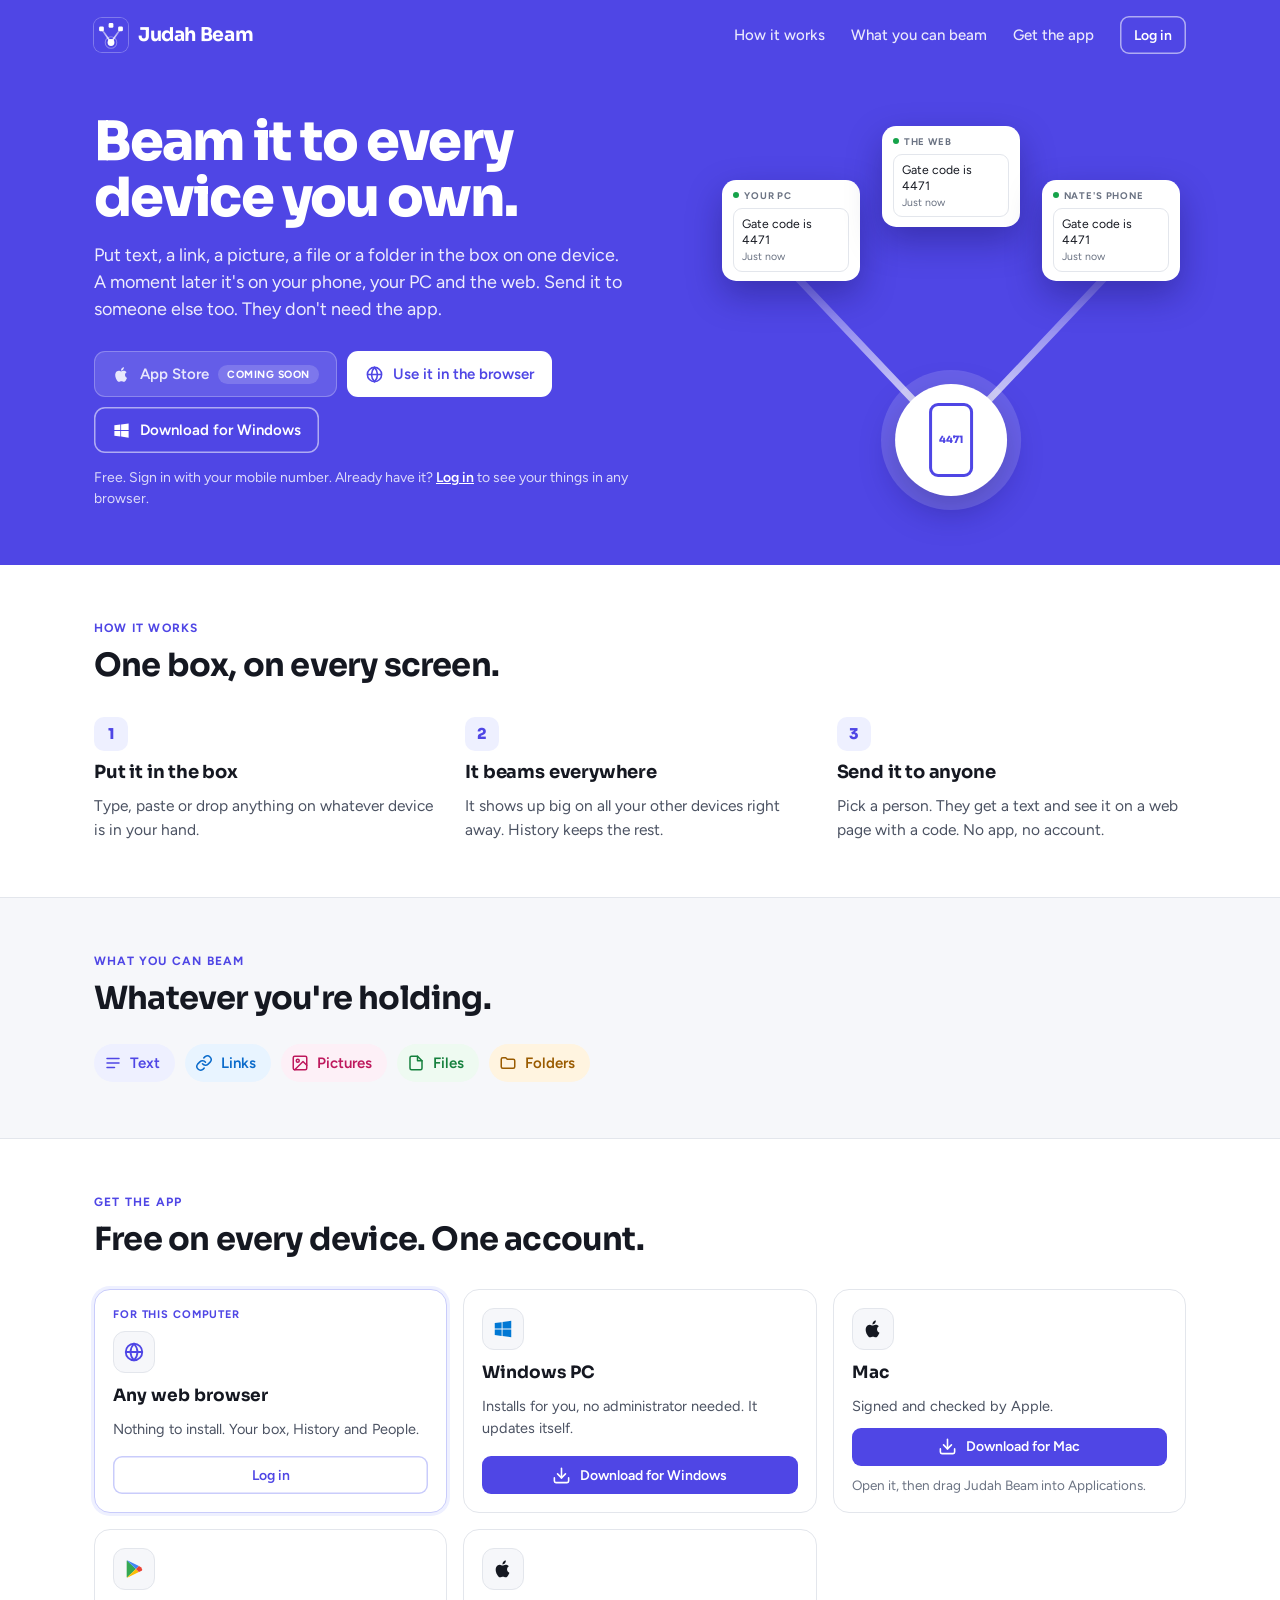
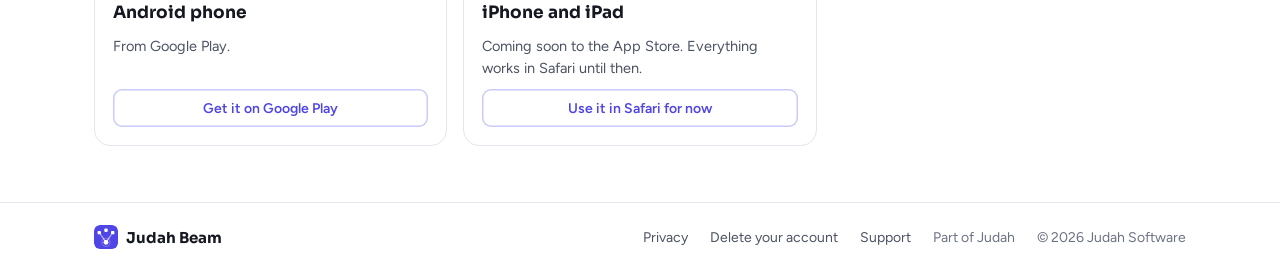
<file: index.html>
<!doctype html>
<html lang="en">
<head>
<meta charset="utf-8">
<meta name="viewport" content="width=device-width, initial-scale=1">
<title>Judah Beam: beam it to every device you own</title>
<meta name="description" content="Put text, a link, a picture, a file or a folder in the box on one device. A moment later it's on your phone, your PC and the web. Free for Windows, Mac, Android and any web browser.">
<meta name="theme-color" content="#4f46e5">
<meta name="color-scheme" content="light dark">
<link rel="icon" href="favicon.svg" type="image/svg+xml">
<link rel="icon" href="favicon.png" type="image/png" sizes="64x64">
<link rel="apple-touch-icon" href="apple-touch-icon.png">
<link rel="preconnect" href="https://fonts.googleapis.com">
<link rel="preconnect" href="https://fonts.gstatic.com" crossorigin>
<link rel="stylesheet" href="https://fonts.googleapis.com/css2?family=Sora:wght@600;700;800&family=Figtree:wght@400;500;600;700&display=swap">
<link rel="stylesheet" href="styles.css">
</head>
<body>
<!-- The Judah Beam website, www.judahbeam.com. Built to the approved mockup
     design/website-mockup.html (Step 2). The web app itself lives at /app/.
     No framework, no build step; site.js puts the visitor's device first. -->

<svg width="0" height="0" style="position:absolute" aria-hidden="true" focusable="false">
  <defs>
    <symbol id="i-win" viewBox="0 0 24 24"><path fill="currentColor" d="M3 5.5 10.5 4.5v7H3zM11.5 4.4 21 3v8.5h-9.5zM3 12.5h7.5v7L3 18.5zM11.5 12.5H21V21l-9.5-1.4z"/></symbol>
    <symbol id="i-apple" viewBox="0 0 24 24"><path fill="currentColor" d="M16.4 12.6c0-2.3 1.9-3.4 2-3.5-1.1-1.6-2.8-1.8-3.4-1.8-1.4-.1-2.8.9-3.5.9s-1.8-.9-3-.9C7 7.3 5.6 8.2 4.8 9.6c-1.6 2.8-.4 7 1.2 9.2.8 1.1 1.7 2.4 2.9 2.3 1.2 0 1.6-.7 3-.7s1.8.7 3 .7c1.3 0 2.1-1.1 2.8-2.3.9-1.3 1.3-2.5 1.3-2.6 0 0-2.6-1-2.6-3.6zM14.1 5.8c.6-.8 1.1-1.9 1-3-.9 0-2.1.6-2.7 1.4-.6.7-1.1 1.8-1 2.9 1 .1 2.1-.5 2.7-1.3z"/></symbol>
    <symbol id="i-play" viewBox="0 0 24 24"><path fill="#34a853" d="M4 3.2v17.6c0 .3.2.5.4.6l9.7-9.4L4.4 2.6c-.2.1-.4.3-.4.6z"/><path fill="#fbbc04" d="m17.4 15.3-3.3-3.3L4.4 21.4c.2.1.5.1.7 0l12.3-6.1z"/><path fill="#4285f4" d="m17.4 8.7-12.3-6c-.2-.1-.5-.1-.7-.1l9.7 9.4 3.3-3.3z"/><path fill="#ea4335" d="M20.4 10.6 17.4 8.7 14.1 12l3.3 3.3 3-1.5c.8-.5.8-1.7 0-2.2z"/></symbol>
    <symbol id="i-globe" viewBox="0 0 24 24"><g fill="none" stroke="currentColor" stroke-width="2"><circle cx="12" cy="12" r="9"/><path d="M3 12h18M12 3c2.5 2.7 3.8 5.7 3.8 9s-1.3 6.3-3.8 9c-2.5-2.7-3.8-5.7-3.8-9S9.5 5.7 12 3z"/></g></symbol>
    <symbol id="i-save" viewBox="0 0 24 24"><g fill="none" stroke="currentColor" stroke-width="2" stroke-linecap="round" stroke-linejoin="round"><path d="M21 15v4a2 2 0 0 1-2 2H5a2 2 0 0 1-2-2v-4"/><path d="m7 10 5 5 5-5"/><path d="M12 15V3"/></g></symbol>
    <symbol id="i-text" viewBox="0 0 24 24"><path d="M4 6h16M4 12h16M4 18h10"/></symbol>
    <symbol id="i-link" viewBox="0 0 24 24"><path d="M10 13a5 5 0 0 0 7.5.5l3-3a5 5 0 0 0-7-7l-1.7 1.7"/><path d="M14 11a5 5 0 0 0-7.5-.5l-3 3a5 5 0 0 0 7 7l1.7-1.7"/></symbol>
    <symbol id="i-pic" viewBox="0 0 24 24"><rect x="3" y="3" width="18" height="18" rx="2"/><circle cx="9" cy="9" r="2"/><path d="m21 15-5-5L5 21"/></symbol>
    <symbol id="i-file" viewBox="0 0 24 24"><path d="M14 3H6a2 2 0 0 0-2 2v14a2 2 0 0 0 2 2h12a2 2 0 0 0 2-2V9z"/><path d="M14 3v6h6"/></symbol>
    <symbol id="i-folder" viewBox="0 0 24 24"><path d="M3 7a2 2 0 0 1 2-2h4l2 2h8a2 2 0 0 1 2 2v8a2 2 0 0 1-2 2H5a2 2 0 0 1-2-2z"/></symbol>
  </defs>
</svg>

<a class="skip" href="#main">Skip to the content</a>

<header class="snav">
  <div class="wrap navin">
    <a class="brand" href="./" aria-label="Judah Beam, home"><img class="mark" src="favicon.svg" alt="" width="34" height="34">Judah Beam</a>
    <nav class="links" aria-label="On this page">
      <a href="#how">How it works</a><a href="#what">What you can beam</a><a href="#get">Get the app</a>
    </nav>
    <a class="btn ghost sm" href="/app/">Log in</a>
  </div>
</header>

<main id="main">
  <section class="hero">
    <div class="wrap heroin">
      <div class="herotext">
        <h1>Beam it to every device you own.</h1>
        <p class="lede">Put text, a link, a picture, a file or a folder in the box on one device. A moment later it's on your phone, your PC and the web. Send it to someone else too. They don't need the app.</p>
        <!-- Without JavaScript these show as they are (the Windows PC order); site.js
             rearranges them for the visitor's device. -->
        <div class="ctas" data-dlwrap>
          <a class="btn white" id="cta-win" data-installer href="https://github.com/JudahSoftware/JudahBeam-releases/releases/latest"><svg aria-hidden="true"><use href="#i-win"/></svg>Download for Windows</a>
          <a class="btn ghost" id="cta-play" href="https://play.google.com/store/apps/details?id=com.judah.beam"><svg aria-hidden="true"><use href="#i-play"/></svg>Google Play</a>
          <a class="btn ghost" id="cta-mac" href="https://github.com/JudahSoftware/JudahBeam-releases/releases/download/mac/JudahBeam-Mac.dmg" hidden><svg aria-hidden="true"><use href="#i-apple"/></svg>Download for Mac</a>
          <span class="btn off" id="cta-apple"><svg aria-hidden="true"><use href="#i-apple"/></svg>App Store <span class="soon">Coming soon</span></span>
          <a class="btn ghost" id="cta-web" href="/app/" hidden><svg aria-hidden="true"><use href="#i-globe"/></svg><span class="label">Use it in the browser</span></a>
          <p class="dlnote" hidden role="status"><b>Downloading.</b> Open JudahBeam-Setup when it finishes. If Windows says it protected your PC, click More info, then Run anyway.</p>
        </div>
        <p class="fine" id="hero-fine">Free. Sign in with your mobile number. <span class="more">Already have it? <a href="/app/">Log in</a> to see your things in any browser.</span></p>
      </div>
      <div class="beam" aria-hidden="true">
        <svg class="rays" viewBox="0 0 470 380" focusable="false">
          <defs><linearGradient id="ray" x1="0" y1="1" x2="0" y2="0"><stop offset="0" stop-color="#fff" stop-opacity=".9"/><stop offset="1" stop-color="#fff" stop-opacity=".15"/></linearGradient></defs>
          <g stroke="url(#ray)" stroke-width="7" stroke-linecap="round"><line x1="235" y1="318" x2="76" y2="150"/><line x1="235" y1="318" x2="235" y2="98"/><line x1="235" y1="318" x2="394" y2="150"/></g>
        </svg>
        <div class="dev d1"><span class="lab"><i></i>Your PC</span><div class="it">Gate code is 4471<small>Just now</small></div></div>
        <div class="dev d2"><span class="lab"><i></i>The web</span><div class="it">Gate code is 4471<small>Just now</small></div></div>
        <div class="dev d3"><span class="lab"><i></i>Nate's phone</span><div class="it">Gate code is 4471<small>Just now</small></div></div>
        <div class="src"><span class="mini">4471</span></div>
      </div>
    </div>
  </section>

  <section class="band" id="how" aria-labelledby="how-h">
    <div class="wrap">
      <span class="eyebrow">How it works</span>
      <h2 id="how-h">One box, on every screen.</h2>
      <ol class="steps">
        <li class="step"><span class="n" aria-hidden="true">1</span><h3>Put it in the box</h3><p>Type, paste or drop anything on whatever device is in your hand.</p></li>
        <li class="step"><span class="n" aria-hidden="true">2</span><h3>It beams everywhere</h3><p>It shows up big on all your other devices right away. History keeps the rest.</p></li>
        <li class="step"><span class="n" aria-hidden="true">3</span><h3>Send it to anyone</h3><p>Pick a person. They get a text and see it on a web page with a code. No app, no account.</p></li>
      </ol>
    </div>
  </section>

  <section class="band alt" id="what" aria-labelledby="what-h">
    <div class="wrap">
      <span class="eyebrow">What you can beam</span>
      <h2 id="what-h">Whatever you're holding.</h2>
      <ul class="kinds">
        <li class="kind k-text"><svg aria-hidden="true"><use href="#i-text"/></svg>Text</li>
        <li class="kind k-link"><svg aria-hidden="true"><use href="#i-link"/></svg>Links</li>
        <li class="kind k-pic"><svg aria-hidden="true"><use href="#i-pic"/></svg>Pictures</li>
        <li class="kind k-file"><svg aria-hidden="true"><use href="#i-file"/></svg>Files</li>
        <li class="kind k-folder"><svg aria-hidden="true"><use href="#i-folder"/></svg>Folders</li>
      </ul>
    </div>
  </section>

  <section class="band" id="get" aria-labelledby="get-h">
    <div class="wrap">
      <span class="eyebrow">Get the app</span>
      <h2 id="get-h">Free on every device. One account.</h2>
      <div class="gets" id="gets">
        <div class="get" id="get-win" data-dlwrap>
          <span class="tag"></span>
          <span class="ic win" aria-hidden="true"><svg><use href="#i-win"/></svg></span>
          <h3>Windows PC</h3>
          <p class="say">Installs for you, no administrator needed. It updates itself.</p>
          <div class="acts"><a class="btn brand sm" data-installer href="https://github.com/JudahSoftware/JudahBeam-releases/releases/latest"><svg aria-hidden="true"><use href="#i-save"/></svg>Download for Windows</a></div>
          <p class="dlnote" hidden role="status"><b>Downloading.</b> Open JudahBeam-Setup when it finishes. If Windows says it protected your PC, click More info, then Run anyway.</p>
        </div>
        <!-- Its own release (tag mac), never GitHub's "latest", so the Windows lookup in
             site.js never picks it up. Published with app/tool/release_mac.ps1. -->
        <div class="get" id="get-mac">
          <span class="tag"></span>
          <span class="ic" aria-hidden="true"><svg><use href="#i-apple"/></svg></span>
          <h3>Mac</h3>
          <p class="say">Signed and checked by Apple.</p>
          <div class="acts"><a class="btn brand sm" href="https://github.com/JudahSoftware/JudahBeam-releases/releases/download/mac/JudahBeam-Mac.dmg"><svg aria-hidden="true"><use href="#i-save"/></svg>Download for Mac</a></div>
          <p class="macnote">Open it, then drag Judah Beam into Applications.</p>
        </div>
        <div class="get" id="get-android">
          <span class="tag"></span>
          <span class="ic" aria-hidden="true"><svg><use href="#i-play"/></svg></span>
          <h3>Android phone</h3>
          <p class="say">From Google Play.</p>
          <div class="acts"><a class="btn line sm" href="https://play.google.com/store/apps/details?id=com.judah.beam">Get it on Google Play</a></div>
        </div>
        <div class="get" id="get-apple">
          <span class="tag"></span>
          <span class="ic" aria-hidden="true"><svg><use href="#i-apple"/></svg></span>
          <h3>iPhone and iPad</h3>
          <p class="say">Coming soon to the App Store. Everything works in Safari until then.</p>
          <div class="acts"><a class="btn line sm" href="/app/">Use it in Safari for now</a></div>
        </div>
        <div class="get" id="get-web">
          <span class="tag"></span>
          <span class="ic accent" aria-hidden="true"><svg><use href="#i-globe"/></svg></span>
          <h3>Any web browser</h3>
          <p class="say">Nothing to install. Your box, History and People.</p>
          <div class="acts"><a class="btn line sm" href="/app/">Log in</a></div>
        </div>
      </div>
    </div>
  </section>
</main>

<footer class="foot">
  <div class="wrap footin">
    <span class="brand"><img class="mark" src="favicon.svg" alt="" width="24" height="24">Judah Beam</span>
    <a href="https://judahbeam.pages.dev/privacy">Privacy</a>
    <a href="https://judahbeam.pages.dev/delete-account">Delete your account</a>
    <a href="support/">Support</a>
    <span>Part of Judah</span>
    <span>© 2026 Judah Software</span>
  </div>
</footer>

<script src="site.js"></script>
</body>
</html>
</file>
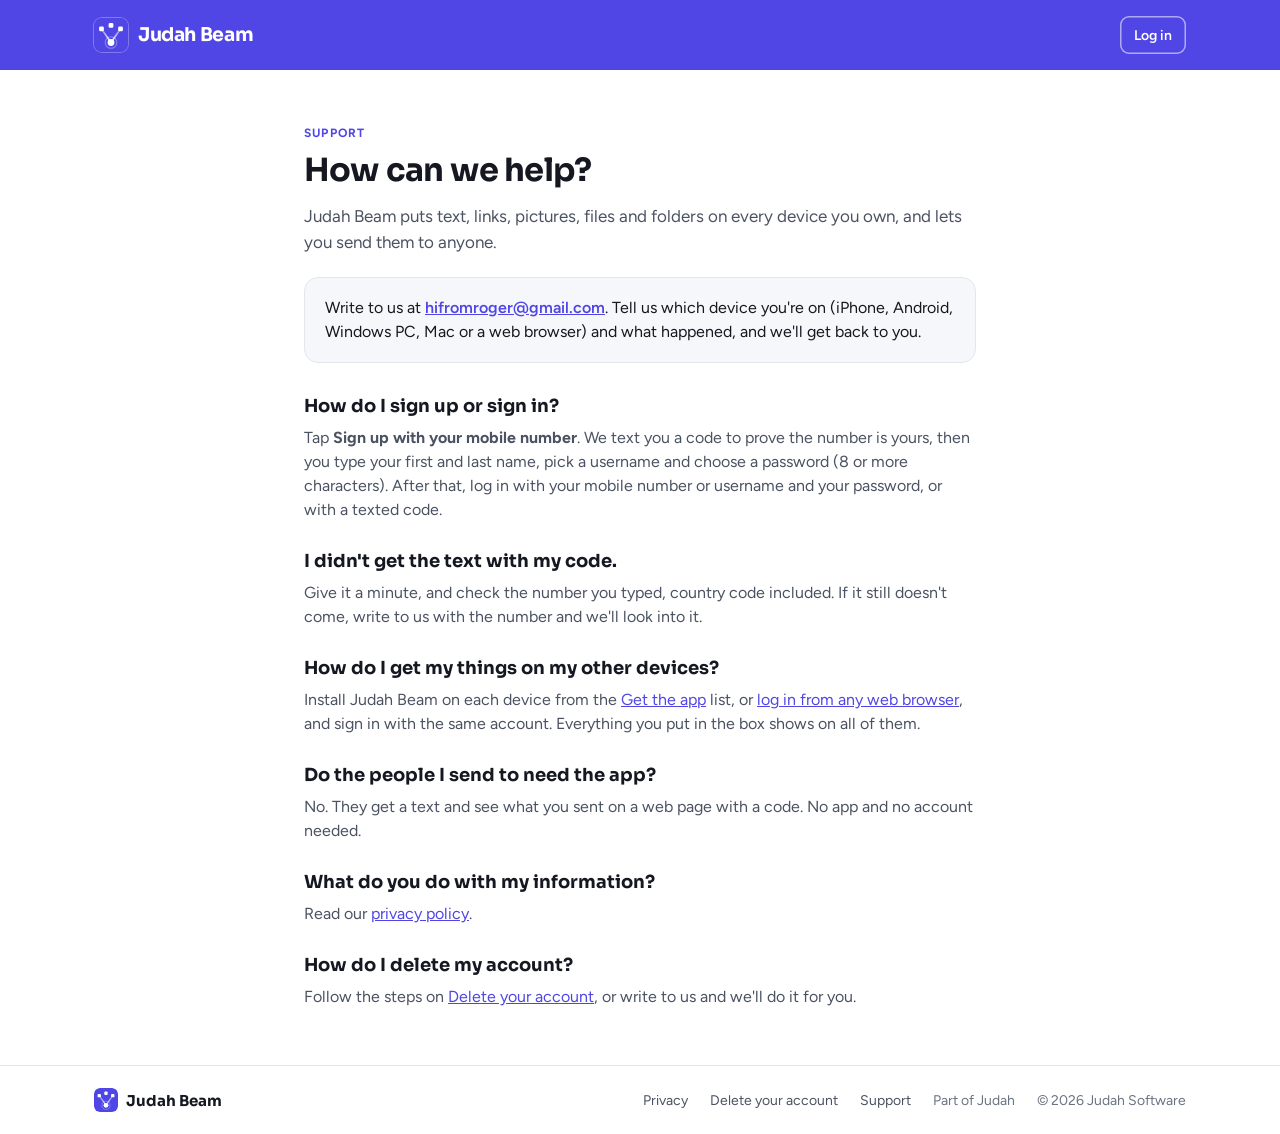
<file: support/index.html>
<!doctype html>
<html lang="en">
<head>
<meta charset="utf-8">
<meta name="viewport" content="width=device-width, initial-scale=1">
<title>Judah Beam support</title>
<meta name="description" content="Help with Judah Beam: how to reach us, signing in, your other devices, sending to someone, privacy and deleting your account.">
<meta name="theme-color" content="#4f46e5">
<meta name="color-scheme" content="light dark">
<link rel="icon" href="../favicon.svg" type="image/svg+xml">
<link rel="icon" href="../favicon.png" type="image/png" sizes="64x64">
<link rel="apple-touch-icon" href="../apple-touch-icon.png">
<link rel="preconnect" href="https://fonts.googleapis.com">
<link rel="preconnect" href="https://fonts.gstatic.com" crossorigin>
<link rel="stylesheet" href="https://fonts.googleapis.com/css2?family=Sora:wght@600;700;800&family=Figtree:wght@400;500;600;700&display=swap">
<link rel="stylesheet" href="../styles.css">
<style>
  /* only what this page adds to styles.css */
  .help { max-width: 760px; }
  .help h1 { font-size: 32px; font-weight: 700; letter-spacing: -.025em; margin-top: 6px; }
  .help .lead { color: var(--ink-2); font-size: 17px; margin-top: 10px; }
  .contact { margin-top: 22px; padding: 18px 20px; border: 1px solid var(--line); border-radius: 14px; background: var(--surface-2); }
  .contact a { color: var(--accent); font-weight: 600; overflow-wrap: anywhere; }
  .qa { margin-top: 30px; }
  .qa h3 { font-size: 18px; font-weight: 700; margin-top: 26px; }
  .qa p { color: var(--ink-2); margin-top: 6px; }
  .qa a { color: var(--accent); }
</style>
</head>
<body>
<!-- The support page, www.judahbeam.com/support: the App Store's Support URL
     (Roger, October 22, 2026: "Yes to the support page"). -->

<a class="skip" href="#main">Skip to the content</a>

<header class="snav">
  <div class="wrap navin">
    <a class="brand" href="../" aria-label="Judah Beam, home"><img class="mark" src="../favicon.svg" alt="" width="34" height="34">Judah Beam</a>
    <a class="btn ghost sm" href="/app/">Log in</a>
  </div>
</header>

<main id="main">
  <section class="band">
    <div class="wrap help">
      <span class="eyebrow">Support</span>
      <h1>How can we help?</h1>
      <p class="lead">Judah Beam puts text, links, pictures, files and folders on every device you own, and lets you send them to anyone.</p>

      <p class="contact">Write to us at <a href="mailto:hifromroger@gmail.com?subject=Judah%20Beam">hifromroger@gmail.com</a>. Tell us which device you're on (iPhone, Android, Windows PC, Mac or a web browser) and what happened, and we'll get back to you.</p>

      <div class="qa">
        <h3>How do I sign up or sign in?</h3>
        <p>Tap <b>Sign up with your mobile number</b>. We text you a code to prove the number is yours, then you type your first and last name, pick a username and choose a password (8 or more characters). After that, log in with your mobile number or username and your password, or with a texted code.</p>

        <h3>I didn't get the text with my code.</h3>
        <p>Give it a minute, and check the number you typed, country code included. If it still doesn't come, write to us with the number and we'll look into it.</p>

        <h3>How do I get my things on my other devices?</h3>
        <p>Install Judah Beam on each device from the <a href="../#get">Get the app</a> list, or <a href="/app/">log in from any web browser</a>, and sign in with the same account. Everything you put in the box shows on all of them.</p>

        <h3>Do the people I send to need the app?</h3>
        <p>No. They get a text and see what you sent on a web page with a code. No app and no account needed.</p>

        <h3>What do you do with my information?</h3>
        <p>Read our <a href="https://judahbeam.pages.dev/privacy">privacy policy</a>.</p>

        <h3>How do I delete my account?</h3>
        <p>Follow the steps on <a href="https://judahbeam.pages.dev/delete-account">Delete your account</a>, or write to us and we'll do it for you.</p>
      </div>
    </div>
  </section>
</main>

<footer class="foot">
  <div class="wrap footin">
    <span class="brand"><img class="mark" src="../favicon.svg" alt="" width="24" height="24">Judah Beam</span>
    <a href="https://judahbeam.pages.dev/privacy">Privacy</a>
    <a href="https://judahbeam.pages.dev/delete-account">Delete your account</a>
    <a href="./">Support</a>
    <span>Part of Judah</span>
    <span>© 2026 Judah Software</span>
  </div>
</footer>
</body>
</html>
</file>
<file: styles.css>
/* The Judah Beam website, www.judahbeam.com. The look of the approved mockup
   design/website-mockup.html: the logo's purple, white marks, Sora for headings and
   Figtree for reading text. Light and dark follow the visitor's device; the top bar
   and the hero stay purple in both. No framework, no build step. */
:root {
  --brand: #4f46e5;          /* the logo's purple: top bar, hero, filled buttons */
  --accent: #4f46e5;         /* purple used as text or lines on the page */
  --accent-soft: #eef0ff; --accent-line: #c9ccfb;
  --page: #ffffff; --surface: #ffffff; --surface-2: #f6f7fa; --line: #e3e6ec; --line-2: #d5d9e1;
  --ink: #151821; --ink-2: #4b5262; --ink-3: #6b7383;
  --link-bg: #e8f4ff; --link-fg: #0b6bcb; --file-bg: #eefaf1; --file-fg: #15803d;
  --pic-bg: #fdf0f7; --pic-fg: #be185d; --folder-bg: #fff4e0; --folder-fg: #9a5b00;
  --ok: #16a34a; --white: #ffffff; --win: #0078d4;
  --display: "Sora", "Segoe UI", system-ui, sans-serif;
  --body: "Figtree", "Segoe UI", system-ui, -apple-system, Roboto, sans-serif;
  --gutter: 44px;
  color-scheme: light dark;
}
@media (prefers-color-scheme: dark) {
  :root {
    --accent: #a5a0ff; --accent-soft: #24264a; --accent-line: #4a47a0;
    --page: #12141b; --surface: #1b1e27; --surface-2: #171a22; --line: #2b3040; --line-2: #3a4050;
    --ink: #eceef3; --ink-2: #b7bcc8; --ink-3: #959cab;
    --link-bg: #1b2a3c; --link-fg: #6fb3f2; --file-bg: #1b2e22; --file-fg: #5fcb7f;
    --pic-bg: #34202c; --pic-fg: #f08bbe; --folder-bg: #33270f; --folder-fg: #f0b45a;
    --win: #4aa8f0;
  }
}

* { box-sizing: border-box; }
html { -webkit-text-size-adjust: 100%; scroll-behavior: smooth; }
@media (prefers-reduced-motion: reduce) { html { scroll-behavior: auto; } }
body { margin: 0; background: var(--page); color: var(--ink); font: 16px/1.5 var(--body); -webkit-font-smoothing: antialiased; overflow-x: hidden; }
h1, h2, h3 { font-family: var(--display); text-wrap: balance; margin: 0; }
p { margin: 0; }
img, svg { display: block; }
[hidden] { display: none !important; }

/* one centred column for every band; never narrower than a 16px gutter each side */
.wrap { max-width: 1180px; margin: 0 auto; padding-left: max(var(--gutter), env(safe-area-inset-left, 0px)); padding-right: max(var(--gutter), env(safe-area-inset-right, 0px)); }

/* keyboard focus is always visible: white on the purple, purple on the page */
:focus-visible { outline: 3px solid var(--accent); outline-offset: 3px; border-radius: 6px; }
.snav :focus-visible, .hero :focus-visible { outline-color: var(--white); }
.skip { position: absolute; left: 12px; top: -60px; z-index: 10; background: var(--white); color: var(--brand); font-weight: 700; padding: 10px 14px; border-radius: 10px; text-decoration: none; }
.skip:focus { top: 12px; }

/* ---------------------------------------------------------------- buttons */
.btn { display: inline-flex; align-items: center; justify-content: center; gap: 9px; border-radius: 11px; font: 600 15px var(--body); text-decoration: none; white-space: nowrap; padding: 0 18px; min-height: 46px; border: 0; cursor: pointer; }
.btn svg { width: 19px; height: 19px; flex: none; }
.btn.white { background: var(--white); color: var(--brand); }
.btn.white:hover { background: #f1f1ff; }
.btn.ghost { background: transparent; color: var(--white); box-shadow: inset 0 0 0 1.5px rgba(255,255,255,.55); }
.btn.ghost:hover { background: rgba(255,255,255,.1); }
.btn.brand { background: var(--brand); color: var(--white); }
.btn.brand:hover { background: #3d34c9; }
.btn.line { background: var(--surface); color: var(--accent); box-shadow: inset 0 0 0 1.5px var(--accent-line); }
.btn.line:hover { background: var(--accent-soft); }
.btn.off { background: rgba(255,255,255,.12); color: rgba(255,255,255,.85); box-shadow: inset 0 0 0 1px rgba(255,255,255,.25); cursor: default; }
.btn.sm { min-height: 38px; font-size: 14px; padding: 0 14px; border-radius: 9px; }
.soon { font: 700 10.5px var(--body); letter-spacing: .05em; text-transform: uppercase; background: var(--surface-2); color: var(--ink-3); border: 1px solid var(--line); border-radius: 99px; padding: 2px 8px; white-space: nowrap; }
.btn.off .soon { background: rgba(255,255,255,.16); color: var(--white); border-color: transparent; }

/* ---------------------------------------------------------------- top bar */
.snav { background: var(--brand); color: var(--white); }
.navin { display: flex; align-items: center; gap: 26px; padding-top: 16px; padding-bottom: 16px; }
.snav .brand { display: flex; align-items: center; gap: 10px; font: 700 19px var(--display); letter-spacing: -.02em; margin-right: auto; color: var(--white); text-decoration: none; }
.snav .brand .mark { width: 34px; height: 34px; border-radius: 8px; box-shadow: 0 0 0 1px rgba(255,255,255,.28); }
.snav .links { display: flex; gap: 26px; }
.snav .links a { color: rgba(255,255,255,.88); text-decoration: none; font-weight: 500; font-size: 15px; }
.snav .links a:hover { color: var(--white); text-decoration: underline; text-underline-offset: 4px; }

/* ---------------------------------------------------------------- hero */
.hero { background: var(--brand); color: var(--white); overflow: hidden; }
.heroin { display: grid; grid-template-columns: minmax(0, 1fr) minmax(0, 470px); gap: 40px; align-items: center; padding-top: 44px; padding-bottom: 56px; }
.hero h1 { font-size: 54px; line-height: 1.04; font-weight: 800; letter-spacing: -.035em; }
.hero .lede { font-size: 18px; line-height: 1.5; color: rgba(255,255,255,.9); max-width: 540px; margin-top: 16px; }
.hero .ctas { display: flex; flex-wrap: wrap; gap: 10px; margin-top: 28px; }
.hero .fine { font-size: 14px; color: rgba(255,255,255,.8); margin-top: 14px; }
.hero .fine a { color: var(--white); font-weight: 600; }

/* the line after Download for Windows */
.dlnote { flex-basis: 100%; border-radius: 12px; padding: 12px 14px; font-size: 14px; line-height: 1.45; background: var(--accent-soft); border: 1px solid var(--accent-line); color: var(--ink); }
.hero .dlnote { background: rgba(255,255,255,.14); border-color: rgba(255,255,255,.3); color: var(--white); max-width: 540px; }
.dlnote a { color: inherit; font-weight: 600; }

/* the logo, grown into the hero: one phone at the bottom beams to three devices.
   Laid out on a 470 x 380 picture; with container units it shrinks as one piece. */
.beam { position: relative; width: 100%; max-width: 470px; margin: 0 auto; aspect-ratio: 470 / 380; container-type: inline-size; }
.beam svg.rays { position: absolute; inset: 0; width: 100%; height: 100%; }
.dev { position: absolute; background: #ffffff; color: #151821; border-radius: 14px; box-shadow: 0 14px 34px rgba(16,12,80,.35); padding: 10px 11px; width: 138px; width: 29.4cqw; padding: 2.1cqw 2.3cqw; border-radius: 3cqw; }
.dev .lab { font: 700 9.5px var(--body); font-size: 2.05cqw; letter-spacing: .09em; text-transform: uppercase; color: #6b7383; display: flex; align-items: center; gap: 5px; white-space: nowrap; }
.dev .lab i { width: 6px; height: 6px; border-radius: 50%; background: var(--ok); display: block; flex: none; }
.dev .it { margin-top: 7px; margin-top: 1.5cqw; border: 1px solid #e3e6ec; border-radius: 9px; padding: 7px 8px; padding: 1.5cqw 1.7cqw; font-size: 12px; font-size: 2.6cqw; line-height: 1.3; }
.dev .it small { display: block; color: #6b7383; font-size: 10.5px; font-size: 2.25cqw; margin-top: 2px; }
.dev.d1 { left: 1.3%; top: 15.3%; }
.dev.d2 { left: 35.3%; top: 1%; }
.dev.d3 { right: 1.3%; top: 15.3%; }
.src { position: absolute; left: 50%; bottom: 1.6%; transform: translateX(-50%); width: 23.8%; aspect-ratio: 1; border-radius: 50%; background: #ffffff; display: grid; place-items: center;
  box-shadow: 0 0 0 14px rgba(255,255,255,.14), 0 14px 34px rgba(16,12,80,.35); box-shadow: 0 0 0 3cqw rgba(255,255,255,.14), 0 14px 34px rgba(16,12,80,.35); }
.src .mini { width: 39%; height: 66%; border-radius: 9px; border: 3px solid var(--brand); display: grid; place-items: center; font: 800 10px var(--display); font-size: 2.15cqw; color: var(--brand); }

/* ---------------------------------------------------------------- bands */
.band { padding: 56px 0; }
.band.alt { background: var(--surface-2); border-top: 1px solid var(--line); border-bottom: 1px solid var(--line); }
.eyebrow { display: block; font: 700 12px var(--body); letter-spacing: .1em; text-transform: uppercase; color: var(--accent); }
.band h2 { font-size: 32px; font-weight: 700; letter-spacing: -.025em; margin-top: 6px; }
.steps { list-style: none; padding: 0; margin: 28px 0 0; display: grid; grid-template-columns: repeat(3, minmax(0, 1fr)); gap: 22px; }
.step { display: flex; flex-direction: column; gap: 8px; }
.step .n { width: 34px; height: 34px; border-radius: 10px; background: var(--accent-soft); color: var(--accent); font: 800 15px/34px var(--display); text-align: center; }
.step h3 { font-size: 18px; font-weight: 700; letter-spacing: -.01em; }
.step p { color: var(--ink-2); font-size: 15.5px; }
.kinds { list-style: none; padding: 0; margin: 22px 0 0; display: flex; flex-wrap: wrap; gap: 10px; }
.kind { display: inline-flex; align-items: center; gap: 8px; border-radius: 99px; padding: 8px 15px 8px 10px; font-weight: 600; font-size: 15px; }
.kind svg { width: 18px; height: 18px; fill: none; stroke: currentColor; stroke-width: 2; stroke-linecap: round; stroke-linejoin: round; }
.k-text { background: var(--accent-soft); color: var(--accent); }
.k-link { background: var(--link-bg); color: var(--link-fg); }
.k-pic { background: var(--pic-bg); color: var(--pic-fg); }
.k-file { background: var(--file-bg); color: var(--file-fg); }
.k-folder { background: var(--folder-bg); color: var(--folder-fg); }

/* ---------------------------------------------------------------- get the app */
.gets { display: grid; grid-template-columns: repeat(3, minmax(0, 1fr)); gap: 16px; margin-top: 26px; }
.get { border: 1px solid var(--line); border-radius: 16px; padding: 18px; display: flex; flex-direction: column; gap: 10px; background: var(--surface); }
.get.here { border-color: var(--accent-line); box-shadow: 0 0 0 3px var(--accent-soft); }
.get .tag { font: 700 11px var(--body); letter-spacing: .08em; text-transform: uppercase; color: var(--accent); }
.get .tag:empty { display: none; }
.get .ic { width: 42px; height: 42px; border-radius: 12px; background: var(--surface-2); border: 1px solid var(--line); display: grid; place-items: center; color: var(--ink); }
.get .ic.win { color: var(--win); }
.get .ic.accent { color: var(--accent); }
.get .ic svg { width: 22px; height: 22px; }
.get h3 { font-size: 17px; font-weight: 700; }
.get .say { color: var(--ink-2); font-size: 14.5px; flex: 1; }
.get .acts { display: flex; flex-direction: column; gap: 8px; }
.get .macnote { color: var(--ink-3); font-size: 13.5px; line-height: 1.4; }

/* ---------------------------------------------------------------- footer */
.foot { border-top: 1px solid var(--line); color: var(--ink-3); font-size: 14px; }
.footin { display: flex; flex-wrap: wrap; align-items: center; gap: 12px 22px; padding-top: 22px; padding-bottom: 22px; }
.foot .brand { display: flex; align-items: center; gap: 8px; font: 700 15px var(--display); color: var(--ink); margin-right: auto; }
.foot .brand .mark { width: 24px; height: 24px; border-radius: 6px; }
.foot a { color: var(--ink-2); text-decoration: none; }
.foot a:hover { text-decoration: underline; }

/* ---------------------------------------------------------------- smaller screens */
@media (max-width: 1000px) {
  .gets { grid-template-columns: repeat(2, minmax(0, 1fr)); }
  .heroin { grid-template-columns: minmax(0, 1fr) minmax(0, 380px); gap: 28px; }
  .hero h1 { font-size: 44px; }
}
@media (max-width: 760px) {
  :root { --gutter: 20px; }
  .snav .links { display: none; }
  .navin { gap: 10px; padding-top: 10px; padding-bottom: 10px; }
  .snav .brand { font-size: 17px; }
  .snav .brand .mark { width: 30px; height: 30px; }
  .heroin { grid-template-columns: minmax(0, 1fr); gap: 22px; padding-top: 24px; padding-bottom: 32px; }
  .hero h1 { font-size: 34px; }
  .hero .lede { font-size: 16px; margin-top: 10px; }
  .hero .ctas { flex-direction: column; margin-top: 18px; }
  .hero .ctas .btn { width: 100%; }
  .beam { max-width: 400px; }
  .band { padding: 32px 0; }
  .band h2 { font-size: 24px; }
  .steps { grid-template-columns: minmax(0, 1fr); gap: 16px; margin-top: 18px; }
  .gets { grid-template-columns: minmax(0, 1fr); gap: 10px; margin-top: 16px; }
  .foot .brand { width: 100%; }
}
@media (max-width: 360px) {
  :root { --gutter: 16px; }
  .btn { white-space: normal; text-align: center; }
}
</file>
